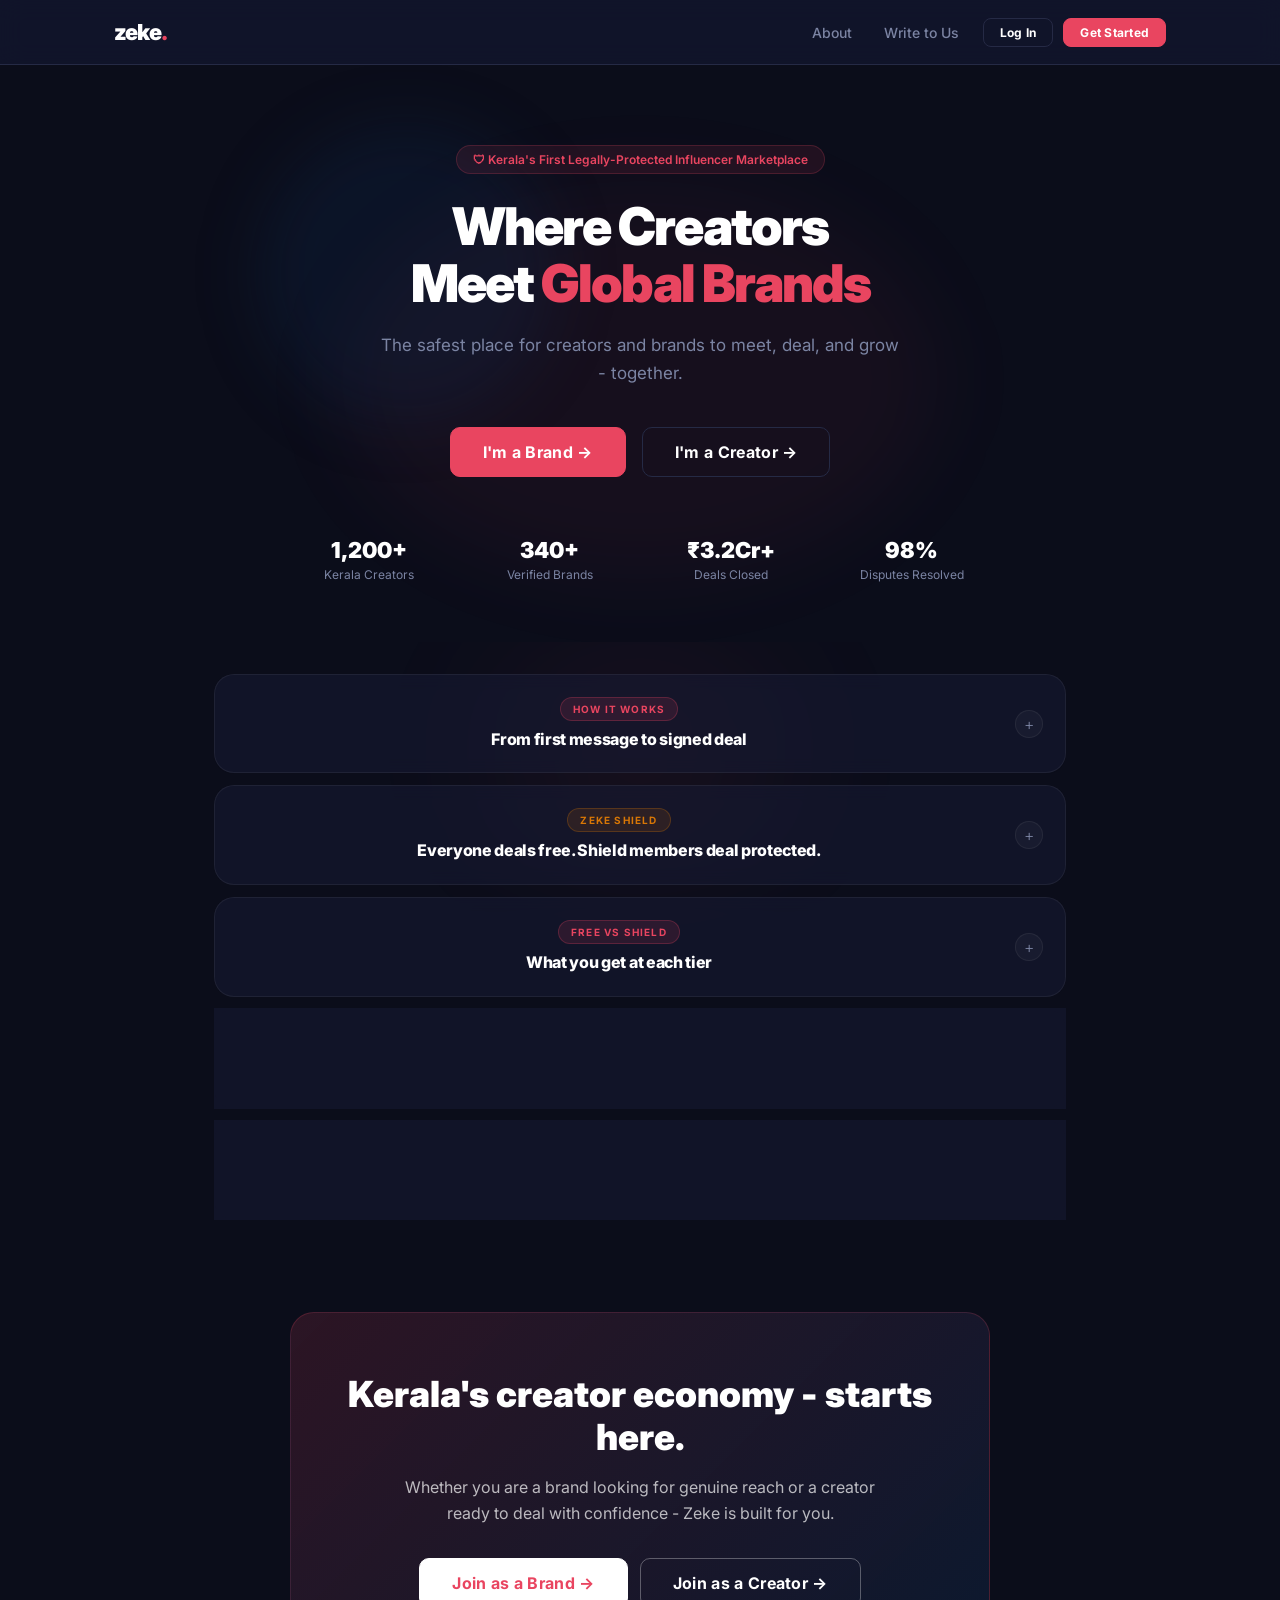
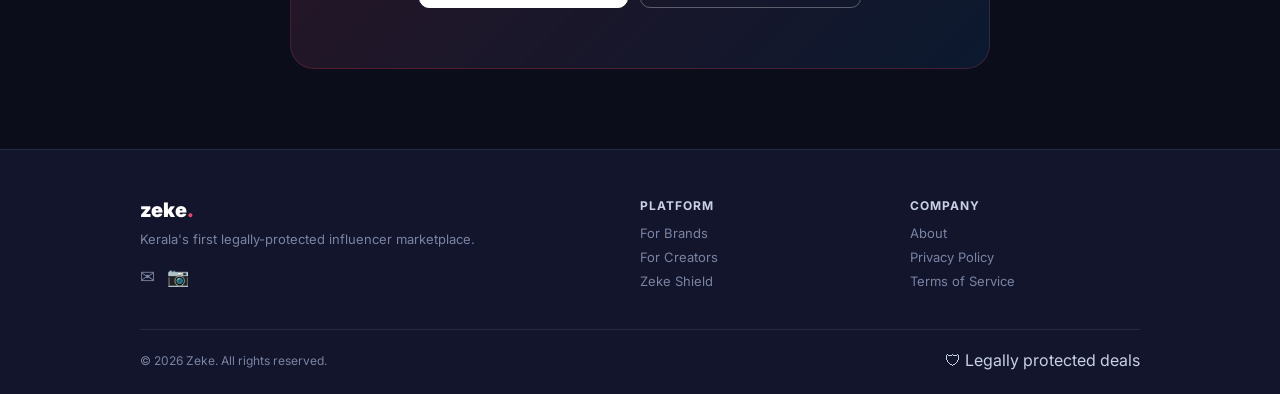
<file: index.html>
<!DOCTYPE html>
<html lang="en" style="background:#0B0D1A">
<head>
<meta charset="UTF-8">
<meta name="viewport" content="width=device-width, initial-scale=1.0">
<title>Zeke - Your Perfect PR Partner</title>
<meta name="description" content="Zeke connects content creators with brands through structured, legally protected deals.">
<meta property="og:title" content="Zeke - Your Perfect PR Partner">
<meta property="og:description" content="The safest place for creators and brands to deal together.">
<meta property="og:url" content="https://zeke.global">
<link rel="icon" type="image/svg+xml" href="data:image/svg+xml,<svg xmlns='http://www.w3.org/2000/svg' viewBox='0 0 100 100'><rect width='100' height='100' rx='20' fill='%230B0D1A'/><text y='.9em' font-size='80' x='10' fill='white'>z</text></svg>">
<link href="https://fonts.googleapis.com/css2?family=Inter:wght@400;500;600;700;800;900&display=swap" rel="stylesheet">
<link rel="stylesheet" href="css/zeke.css">
<style>
/* LANDING-ONLY STYLES */
.nav-links{display:flex;align-items:center;gap:4px}
.nav-links a{font-size:14px;color:#7B84A3;font-weight:500;padding:8px 14px;border-radius:10px;transition:color .15s,background .15s}
.nav-links a:hover{color:#fff;background:rgba(255,255,255,.05)}
.nav-btns{display:flex;align-items:center;gap:10px}
.nav-hamburger{display:none;color:#C8D0E7;padding:6px;font-size:20px;background:none;border:none;cursor:pointer;line-height:1}
.nav-dropdown{display:none;position:fixed;top:64px;left:0;right:0;background:#12152B;border-bottom:1px solid #252A45;padding:12px 16px;flex-direction:column;gap:4px;z-index:200}
.nav-dropdown.open{display:flex}
.nav-dropdown a{font-size:15px;color:#C8D0E7;font-weight:500;padding:12px 16px;border-radius:10px;display:block;transition:color .15s,background .15s}
.nav-dropdown a:hover{color:#fff;background:rgba(255,255,255,.05)}
.nav-dd-divider{border-top:1px solid #252A45;margin:4px 0}
.nav-dd-btns{display:flex;gap:8px;padding:8px 0 4px}
.hero{text-align:center;padding:80px 24px 60px;position:relative;overflow:hidden;width:100%}
.hero-glow-1{position:absolute;top:20%;left:50%;transform:translateX(-50%);width:600px;height:400px;border-radius:50%;background:rgba(233,69,96,.05);filter:blur(40px);pointer-events:none;z-index:1}
.hero-glow-2{position:absolute;top:10%;left:20%;width:300px;height:300px;border-radius:50%;background:rgba(15,52,96,.2);filter:blur(30px);pointer-events:none;z-index:1}
.hero-tag{display:inline-flex;align-items:center;gap:6px;background:rgba(233,69,96,.1);border:1px solid rgba(233,69,96,.2);border-radius:20px;padding:6px 16px;font-size:12px;font-weight:600;color:#E94560;margin-bottom:24px;position:relative;z-index:2}
.hero-h1{font-size:52px;font-weight:900;color:#fff;line-height:1.1;letter-spacing:-2px;margin-bottom:20px;max-width:700px;margin-left:auto;margin-right:auto;position:relative;z-index:2}
.hero-h1 span{color:#E94560}
.hero-sub{font-size:17px;color:#7B84A3;max-width:520px;margin:0 auto 40px;line-height:1.6;position:relative;z-index:2}
.hero-btns{display:flex;align-items:center;justify-content:center;gap:16px;flex-wrap:wrap;margin-bottom:60px;position:relative;z-index:2}
.hero-stats{display:grid;grid-template-columns:repeat(4,1fr);gap:24px;max-width:700px;margin:0 auto;position:relative;z-index:2}
.hero-stat{display:flex;flex-direction:column;gap:4px;align-items:center}
.hero-stat-val{font-size:22px;font-weight:900;color:#fff}
.hero-stat-label{font-size:12px;color:#7B84A3}
.landing-sections{max-width:900px;margin:0 auto;padding:32px 24px 0;position:relative;overflow:hidden}
.landing-sections::before{content:'';position:absolute;top:-40px;left:50%;transform:translateX(-50%);width:600px;height:300px;border-radius:50%;background:radial-gradient(circle,rgba(233,69,96,.06),transparent 70%);filter:blur(40px);pointer-events:none;z-index:0}
.ls-item{position:relative;background:rgba(24,28,53,.55);backdrop-filter:blur(8px);border:1px solid rgba(255,255,255,.06);border-radius:20px;margin-bottom:12px;overflow:hidden;transition:background .3s,border-color .3s,box-shadow .3s;z-index:1}
.ls-item::before{content:'';position:absolute;inset:0;border-radius:20px;padding:1px;background:linear-gradient(135deg,rgba(233,69,96,.15),rgba(217,119,6,.08),rgba(15,52,96,.12));-webkit-mask:linear-gradient(#fff 0 0) content-box,linear-gradient(#fff 0 0);-webkit-mask-composite:xor;mask-composite:exclude;opacity:0;transition:opacity .3s;pointer-events:none}
.ls-item:hover::before{opacity:1}
.ls-item:hover{background:rgba(24,28,53,.75);box-shadow:0 8px 32px rgba(0,0,0,.2)}
.ls-item.open{background:rgba(24,28,53,.8);border-color:rgba(233,69,96,.25);box-shadow:0 0 0 1px rgba(233,69,96,.1),0 12px 40px rgba(0,0,0,.3)}
.ls-item.open::before{opacity:1;background:linear-gradient(135deg,rgba(233,69,96,.4),rgba(217,119,6,.2),rgba(15,52,96,.2))}
.ls-header{display:flex;align-items:center;justify-content:space-between;padding:22px;cursor:pointer;gap:14px}
.ls-left{display:flex;flex-direction:column;align-items:center;gap:8px;flex:1;text-align:center}
.ls-chip{font-size:10px;font-weight:700;letter-spacing:.12em;text-transform:uppercase;color:#E94560;background:rgba(233,69,96,.12);border:1px solid rgba(233,69,96,.25);padding:5px 12px;border-radius:20px}
.ls-chip-gold{color:#D97706;background:rgba(217,119,6,.12);border-color:rgba(217,119,6,.25)}
.ls-title{font-size:16px;font-weight:800;color:#fff;line-height:1.35;letter-spacing:-.02em}
.ls-ic{width:28px;height:28px;display:flex;align-items:center;justify-content:center;font-size:16px;color:#7B84A3;flex-shrink:0;transition:transform .3s,color .2s;font-weight:300;background:rgba(255,255,255,.03);border-radius:50%;border:1px solid rgba(255,255,255,.06)}
.ls-item.open .ls-ic{transform:rotate(45deg);color:#fff;background:rgba(233,69,96,.15);border-color:rgba(233,69,96,.3)}
.ls-body{padding:0 22px 22px;display:none}
.ls-item.open .ls-body{display:block}
.hiw-grid{display:grid;grid-template-columns:repeat(4,1fr);gap:20px;margin-top:20px}
.hiw-card{background:#181C35;border:1px solid #252A45;border-radius:16px;padding:24px;display:flex;flex-direction:column;gap:12px}
.hiw-num{font-size:28px;font-weight:900;color:#E94560;opacity:.4}
.hiw-title{font-size:15px;font-weight:700;color:#fff}
.hiw-desc{font-size:13px;color:#7B84A3;line-height:1.55}
.shield-grid{display:grid;grid-template-columns:1fr 1fr;gap:40px;margin-top:20px;align-items:start}
.shield-perks{display:flex;flex-direction:column;gap:10px}
.shield-perk{display:flex;align-items:flex-start;gap:10px;font-size:14px;color:#C8D0E7}
.shield-check{color:#D97706;font-size:14px;flex-shrink:0;margin-top:1px}
.shield-card{background:#181C35;border:1px solid rgba(217,119,6,.3);border-radius:20px;padding:32px;display:flex;flex-direction:column;gap:16px}
.shield-price{display:flex;align-items:baseline;gap:4px}
.shield-price-big{font-size:44px;font-weight:900;color:#fff}
.shield-price-period{font-size:14px;color:#7B84A3}
.compare-table{width:100%;border-collapse:collapse;margin-top:20px}
.compare-table th,.compare-table td{padding:14px 18px;text-align:left;border-bottom:1px solid #252A45;font-size:14px}
.compare-table thead th{font-size:12px;font-weight:700;text-transform:uppercase;letter-spacing:.08em;color:#7B84A3;padding-bottom:10px}
.compare-table thead th:nth-child(3){color:#D97706}
.compare-table tbody tr:hover{background:rgba(255,255,255,.02)}
.compare-feature{color:#C8D0E7;font-weight:500}
.compare-yes{color:#059669;font-size:16px;text-align:center}
.compare-no{color:#E94560;font-size:16px;text-align:center}
.compare-table th:nth-child(2),.compare-table td:nth-child(2){text-align:center;width:140px}
.compare-table th:nth-child(3),.compare-table td:nth-child(3){text-align:center;width:140px;background:rgba(217,119,6,.04)}
.features-grid{display:grid;grid-template-columns:1fr 1fr;gap:24px;margin-top:20px}
.features-col{background:#181C35;border:1px solid #252A45;border-radius:20px;padding:28px;display:flex;flex-direction:column;gap:16px}
.feature-item{display:flex;align-items:flex-start;gap:10px}
.feature-title{font-size:14px;font-weight:700;color:#fff;margin-bottom:2px}
.feature-desc{font-size:12px;color:#7B84A3;line-height:1.5}
.pricing-grid{display:grid;grid-template-columns:repeat(3,1fr);gap:16px;margin-top:20px}
.pricing-card{background:#181C35;border:1px solid #252A45;border-radius:20px;padding:24px;display:flex;flex-direction:column;gap:12px}
.pricing-card.featured{border-color:rgba(217,119,6,.4)}
.pricing-label{font-size:12px;font-weight:700;color:#7B84A3;text-transform:uppercase;letter-spacing:.08em}
.pricing-price{font-size:26px;font-weight:900;color:#fff}
.pricing-price span{font-size:13px;color:#7B84A3;font-weight:400}
.pricing-desc{font-size:13px;color:#7B84A3;line-height:1.5}
.faq-item{background:#181C35;border:1px solid #252A45;border-radius:14px;overflow:hidden;margin-bottom:10px;cursor:pointer}
.faq-item:hover{border-color:rgba(233,69,96,.3)}
.faq-item.open{border-color:rgba(233,69,96,.4)}
.faq-q{display:flex;align-items:center;justify-content:space-between;padding:18px 20px;font-size:14px;font-weight:600;color:#fff;gap:16px}
.faq-ic{font-size:20px;color:#7B84A3;flex-shrink:0;transition:transform .2s;line-height:1}
.faq-item.open .faq-ic{transform:rotate(45deg);color:#E94560}
.faq-a{display:none;padding:0 20px 18px;font-size:13.5px;color:#7B84A3;line-height:1.75}
.faq-a.open{display:block}
.cta-banner{padding:80px 24px}
.cta-inner{max-width:700px;margin:0 auto;text-align:center;background:linear-gradient(135deg,rgba(233,69,96,.15),rgba(15,52,96,.3));border:1px solid rgba(233,69,96,.2);border-radius:24px;padding:60px 40px}
.cta-h2{font-size:36px;font-weight:900;color:#fff;margin-bottom:16px;line-height:1.2}
.cta-sub{font-size:16px;color:rgba(255,255,255,.7);max-width:480px;margin:0 auto 32px;line-height:1.6}
.cta-btns{display:flex;align-items:center;justify-content:center;gap:12px;flex-wrap:wrap}
footer{background:#12152B;border-top:1px solid #252A45;padding:48px 24px 24px}
.footer-inner{max-width:1000px;margin:0 auto}
.footer-top{display:grid;grid-template-columns:2fr 1fr 1fr;gap:40px;margin-bottom:40px}
.footer-brand-name{font-size:20px;font-weight:900;color:#fff;margin-bottom:8px}
.footer-brand-name span{color:#E94560}
.footer-tagline{font-size:13px;color:#7B84A3;line-height:1.5;margin-bottom:16px}
.footer-socials{display:flex;gap:12px}
.footer-social{color:#7B84A3;font-size:18px;transition:color .15s;cursor:pointer}
.footer-social:hover{color:#fff}
.footer-col-title{font-size:12px;font-weight:700;color:#C8D0E7;text-transform:uppercase;letter-spacing:.08em;margin-bottom:12px}
.footer-links{display:flex;flex-direction:column;gap:8px}
.footer-links a{font-size:13px;color:#7B84A3;transition:color .15s}
.footer-links a:hover{color:#fff}
.footer-bottom{border-top:1px solid #252A45;padding-top:20px;display:flex;align-items:center;justify-content:space-between;flex-wrap:wrap;gap:8px}
.footer-copy{font-size:12px;color:#7B84A3}
.inner-page{background:#0B0D1A;min-height:100vh;padding:0 0 80px}
.inner-page-inner{max-width:820px;margin:0 auto;padding:48px 24px}
.back-btn{display:inline-flex;align-items:center;gap:8px;font-size:13px;color:#7B84A3;background:none;border:none;cursor:pointer;padding:0;margin-bottom:32px;font-family:'Inter',sans-serif;transition:color .15s}
.back-btn:hover{color:#fff}
.page-label-small{font-size:11px;font-weight:700;color:#E94560;text-transform:uppercase;letter-spacing:.12em;margin-bottom:14px}
.inner-page-h1{font-size:36px;font-weight:900;color:#fff;line-height:1.1;letter-spacing:-1px;margin-bottom:16px}
.inner-page-lead{font-size:16px;color:#7B84A3;line-height:1.75;margin-bottom:48px;max-width:600px}
.inner-sec{margin-bottom:36px}
.inner-sec h3{font-size:16px;font-weight:700;color:#fff;margin-bottom:12px;padding-bottom:10px;border-bottom:1px solid #252A45}
.inner-sec p{font-size:14px;color:#7B84A3;line-height:1.8;margin-bottom:10px}
.inner-divider{height:1px;background:#252A45;margin:40px 0}
.founders-grid{display:grid;grid-template-columns:1fr 1fr;gap:14px;margin-top:20px}
.founder-card{background:#181C35;border:1px solid #252A45;border-radius:14px;padding:20px}
.f-avatar{width:44px;height:44px;border-radius:50%;display:flex;align-items:center;justify-content:center;font-size:14px;font-weight:900;flex-shrink:0}
.f-name{font-size:14px;font-weight:700;color:#fff}
.f-role{font-size:11px;color:#E94560;font-weight:600;text-transform:uppercase;letter-spacing:.05em;margin-top:2px}
.f-desc{font-size:13px;color:#7B84A3;line-height:1.6}
.values-grid{display:grid;grid-template-columns:1fr 1fr 1fr;gap:12px;margin-top:20px}
.value-card{background:#181C35;border:1px solid #252A45;border-radius:14px;padding:18px}
.v-icon{font-size:22px;margin-bottom:8px}
.v-title{font-size:13px;font-weight:700;color:#fff;margin-bottom:6px}
.v-desc{font-size:12px;color:#7B84A3;line-height:1.6}
.acc-item{background:#181C35;border:1px solid #252A45;border-radius:12px;margin-bottom:8px;cursor:pointer;overflow:hidden;transition:border-color .15s}
.acc-item:hover{border-color:rgba(233,69,96,.3)}
.acc-item.open{border-color:rgba(233,69,96,.4)}
.acc-q{display:flex;align-items:center;justify-content:space-between;padding:16px 18px;font-size:14px;font-weight:600;color:#fff;gap:16px}
.acc-ic{font-size:18px;color:#7B84A3;flex-shrink:0;transition:transform .2s;line-height:1}
.acc-item.open .acc-ic{transform:rotate(45deg);color:#E94560}
.acc-a{display:none;padding:0 18px 16px;font-size:13px;color:#7B84A3;line-height:1.75}
.acc-item.open .acc-a{display:block}
@media(max-width:768px){
.hero-h1{font-size:28px;letter-spacing:-1px}
.hero-sub{font-size:15px}
.hero-stats{grid-template-columns:1fr 1fr;gap:8px}
.hero-btns{flex-direction:column;align-items:stretch;gap:10px}
.btn-lg{padding:14px 24px;font-size:15px}
.hero{padding:48px 20px 40px}
.nav-links{display:none}
.nav-btns .btn{display:none}
.nav-hamburger{display:block}
.footer-top{grid-template-columns:1fr}
.cta-inner{padding:40px 20px}
.cta-btns{flex-direction:column;align-items:stretch;gap:10px}
.compare-table th,.compare-table td{padding:10px 12px;font-size:13px}
.landing-sections{padding:20px 16px 0}
.ls-header{padding:18px 16px;gap:10px}
.ls-title{font-size:14px}
.ls-body{padding:0 16px 18px}
.hiw-grid{grid-template-columns:1fr 1fr}
.features-grid{grid-template-columns:1fr}
.pricing-grid{grid-template-columns:1fr}
.shield-grid{grid-template-columns:1fr;gap:24px}
.founders-grid{grid-template-columns:1fr}
.values-grid{grid-template-columns:1fr 1fr}
.inner-page-h1{font-size:26px}
.inner-page-inner{padding:32px 16px}
}
@media(max-width:480px){.values-grid{grid-template-columns:1fr}}
</style>
</head>
<body>

<nav id="top-nav">
  <div class="nav-inner">
    <a class="nav-logo" href="index.html">zeke<span>.</span></a>
    <div style="display:flex;align-items:center;gap:10px">
      <div class="nav-links">
        <a href="index.html#about" onclick="showSection('about');return false">About</a>
        <a href="mailto:hello[at]zeke.global">Write to Us</a>
      </div>
      <div class="nav-btns">
        <a href="auth.html" class="btn btn-outline btn-sm">Log In</a>
        <a href="auth.html" class="btn btn-primary btn-sm">Get Started</a>
        <button class="nav-hamburger" onclick="toggleMenu()">&#9776;</button>
      </div>
    </div>
    <div class="nav-dropdown" id="nav-dropdown">
      <a href="#" onclick="showSection('about');closeMenu()">About</a>
      <a href="mailto:hello[at]zeke.global" onclick="closeMenu()">Write to Us</a>
      <div class="nav-dd-divider"></div>
      <div class="nav-dd-btns">
        <a href="auth.html" class="btn btn-outline btn-sm btn-full" onclick="closeMenu()">Log In</a>
        <a href="auth.html" class="btn btn-primary btn-sm btn-full" onclick="closeMenu()">Get Started</a>
      </div>
    </div>
  </div>
</nav>

<!-- LANDING CONTENT -->
<div id="landing-content">
<section class="hero">
  <div class="hero-glow-1"></div>
  <div class="hero-glow-2"></div>
  <div class="hero-tag">&#128737; Kerala's First Legally-Protected Influencer Marketplace</div>
  <h1 class="hero-h1">Where Creators<br>Meet <span>Global Brands</span></h1>
  <p class="hero-sub">The safest place for creators and brands to meet, deal, and grow - together.</p>
  <div class="hero-btns">
    <a href="auth.html" class="btn btn-primary btn-lg">I'm a Brand &#8594;</a>
    <a href="auth.html" class="btn btn-outline btn-lg">I'm a Creator &#8594;</a>
  </div>
  <div class="hero-stats">
    <div class="hero-stat"><div class="hero-stat-val">1,200+</div><div class="hero-stat-label">Kerala Creators</div></div>
    <div class="hero-stat"><div class="hero-stat-val">340+</div><div class="hero-stat-label">Verified Brands</div></div>
    <div class="hero-stat"><div class="hero-stat-val">&#8377;3.2Cr+</div><div class="hero-stat-label">Deals Closed</div></div>
    <div class="hero-stat"><div class="hero-stat-val">98%</div><div class="hero-stat-label">Disputes Resolved</div></div>
  </div>
</section>

<div class="landing-sections">
  <div class="ls-item"><div class="ls-header" onclick="toggleSection('hiw')"><div class="ls-left"><span class="ls-chip">How It Works</span><span class="ls-title">From first message to signed deal</span></div><span class="ls-ic" id="ls-ic-hiw">+</span></div>
  <div class="ls-body" id="ls-body-hiw">
    <div class="hiw-grid">
      <div class="hiw-card"><div class="hiw-num">01</div><div class="hiw-title">Brand posts a campaign</div><div class="hiw-desc">Any verified brand can post a campaign with their requirements, budget and timeline. Free, always.</div></div>
      <div class="hiw-card"><div class="hiw-num">02</div><div class="hiw-title">Creator gets the offer</div><div class="hiw-desc">Creators receive structured offers directly on Zeke. No DMs, no chasing. Just a clean offer waiting for your response.</div></div>
      <div class="hiw-card"><div class="hiw-num">03</div><div class="hiw-title">Chat, negotiate, close</div><div class="hiw-desc">Both sides chat freely on the platform. Agree on terms, deliverables and payment until the deal is done.</div></div>
      <div class="hiw-card"><div class="hiw-num">04</div><div class="hiw-title">Shield users get Zeke's backup</div><div class="hiw-desc">Zeke Shield members get a legally binding PDF agreement on every deal. If anything goes wrong, the Zeke team steps in.</div></div>
    </div>
  </div></div>

  <div class="ls-item"><div class="ls-header" onclick="toggleSection('shield')"><div class="ls-left"><span class="ls-chip ls-chip-gold">Zeke Shield</span><span class="ls-title">Everyone deals free. Shield members deal protected.</span></div><span class="ls-ic" id="ls-ic-shield">+</span></div>
  <div class="ls-body" id="ls-body-shield">
    <div class="shield-grid">
      <div class="shield-perks">
        <p style="font-size:14px;font-weight:700;color:#fff;margin-bottom:14px">What Shield actually means in practice</p>
        <div class="shield-perk"><span class="shield-check">&#128737;</span><span>PDF legal agreement on every deal - only available to Shield members</span></div>
        <div class="shield-perk"><span class="shield-check">&#128737;</span><span>If a brand disputes your content after delivery, Zeke takes your side first</span></div>
        <div class="shield-perk"><span class="shield-check">&#128737;</span><span>Our team works with both parties to reach a fair resolution</span></div>
        <div class="shield-perk"><span class="shield-check">&#128737;</span><span>Verified gold badge on your profile - brands trust Shield creators more</span></div>
        <div class="shield-perk"><span class="shield-check">&#128737;</span><span>Your profile appears first in brand searches</span></div>
        <div class="shield-perk"><span class="shield-check">&#128737;</span><span>Monthly PDF report: profile views, offers received, conversion rate</span></div>
        <div class="shield-perk"><span class="shield-check">&#128737;</span><span>Annual Zeke legal certificate in your name as a verified creator</span></div>
        <div style="margin-top:16px;padding:14px;background:rgba(217,119,6,.06);border:1px solid rgba(217,119,6,.2);border-radius:12px;font-size:13px;color:#D97706;line-height:1.65">&#128161; <strong>Think about it:</strong> One brand deal can pay for your Shield many times over.</div>
      </div>
      <div class="shield-card">
        <div>&#128737; Zeke Shield</div>
        <div class="shield-price"><span class="shield-price-big">&#8377;1,999</span><span class="shield-price-period">&nbsp;/ year</span></div>
        <p style="font-size:13px;color:#7B84A3">Just &#8377;166 a month</p>
        <a href="auth.html" class="btn btn-gold btn-md btn-full" style="margin-top:8px">&#128737; Get Zeke Shield</a>
        <div style="border-top:1px solid #252A45;padding-top:12px;display:flex;flex-direction:column;gap:8px;margin-top:4px">
          <div style="font-size:12px;color:#7B84A3">&#10003; Zeke team in your corner on every dispute</div>
          <div style="font-size:12px;color:#7B84A3">&#10003; Gold verified badge on your profile</div>
          <div style="font-size:12px;color:#7B84A3">&#10003; Priority placement in brand searches</div>
          <div style="font-size:12px;color:#7B84A3">&#128274; Backed by Zeke legal infrastructure</div>
        </div>
      </div>
    </div>
  </div></div>

  <div class="ls-item"><div class="ls-header" onclick="toggleSection('compare')"><div class="ls-left"><span class="ls-chip">Free vs Shield</span><span class="ls-title">What you get at each tier</span></div><span class="ls-ic" id="ls-ic-compare">+</span></div>
  <div class="ls-body" id="ls-body-compare">
    <table class="compare-table">
      <thead><tr><th></th><th>Free Creator</th><th>&#128737; Shield</th></tr></thead>
      <tbody>
        <tr><td class="compare-feature">Create profile and get discovered</td><td class="compare-yes">&#10003;</td><td class="compare-yes">&#10003;</td></tr>
        <tr><td class="compare-feature">Receive brand offers</td><td class="compare-yes">&#10003;</td><td class="compare-yes">&#10003;</td></tr>
        <tr><td class="compare-feature">Chat, negotiate and close deals</td><td class="compare-yes">&#10003;</td><td class="compare-yes">&#10003;</td></tr>
        <tr><td class="compare-feature">Earnings tracker</td><td class="compare-yes">&#10003;</td><td class="compare-yes">&#10003;</td></tr>
        <tr><td class="compare-feature">PDF legal agreement</td><td class="compare-no">&#10005;</td><td class="compare-yes">&#10003;</td></tr>
        <tr><td class="compare-feature">Zeke backs you in disputes</td><td class="compare-no">&#10005;</td><td class="compare-yes">&#10003;</td></tr>
        <tr><td class="compare-feature">Verified gold badge</td><td class="compare-no">&#10005;</td><td class="compare-yes">&#10003;</td></tr>
        <tr><td class="compare-feature">Priority in brand searches</td><td class="compare-no">&#10005;</td><td class="compare-yes">&#10003;</td></tr>
        <tr><td class="compare-feature">Monthly performance report</td><td class="compare-no">&#10005;</td><td class="compare-yes">&#10003;</td></tr>
        <tr><td class="compare-feature">Annual Zeke legal certificate</td><td class="compare-no">&#10005;</td><td class="compare-yes">&#10003;</td></tr>
      </tbody>
    </table>
    <div style="margin-top:20px;text-align:center"><a href="auth.html" class="btn btn-gold btn-md">&#128737; Get Zeke Shield - &#8377;1,999/yr</a></div>
  </div></div>

  <div class="ls-item"><div class="ls-header" onclick="toggleSection('pricing')"><div class="ls-left"><span class="ls-chip">Pricing</span><span class="ls-title">Simple, transparent pricing</span></div><span class="ls-ic" id="ls-ic-pricing">+</span></div>
  <div class="ls-body" id="ls-body-pricing">
    <div class="pricing-grid">
      <div class="pricing-card"><div class="pricing-label">Brand</div><div class="pricing-price">Free <span>forever</span></div><div class="pricing-desc">Post campaigns, search creators, send offers and close deals - all free.</div></div>
      <div class="pricing-card"><div class="pricing-label">Creator</div><div class="pricing-price">Free <span>forever</span></div><div class="pricing-desc">Join free, build your profile and start getting real brand offers.</div></div>
      <div class="pricing-card featured"><div class="pricing-label" style="color:#D97706">Zeke Shield</div><div class="pricing-price" style="color:#D97706">&#8377;1,999 <span>/ year</span></div><div class="pricing-desc">Legal protection, PDF agreements, priority discovery and Zeke in your corner.</div><a href="auth.html" class="btn btn-gold btn-sm btn-full" style="margin-top:4px">Get Shield</a></div>
    </div>
    <div style="margin-top:20px;text-align:center;padding:14px 20px;background:rgba(5,150,105,.06);border:1px solid rgba(5,150,105,.2);border-radius:12px;font-size:14px;color:#059669;font-weight:600">&#10003; Do you have to pay at all? No - Zeke is free. Shield is optional.</div>
  </div></div>

  <div class="ls-item"><div class="ls-header" onclick="toggleSection('faq')"><div class="ls-left"><span class="ls-chip">FAQ</span><span class="ls-title">Want to know more?</span></div><span class="ls-ic" id="ls-ic-faq">+</span></div>
  <div class="ls-body" id="ls-body-faq">
    <div class="faq-item" onclick="event.stopPropagation();toggleFaq(this)"><div class="faq-q">Do you have to pay at all? <span class="faq-ic">+</span></div><div class="faq-a">No. Both creators and brands join completely free. Zeke Shield is an optional upgrade for creators who want legal backing if a deal goes wrong.</div></div>
    <div class="faq-item" onclick="event.stopPropagation();toggleFaq(this)"><div class="faq-q">What exactly does Zeke Shield protect me from? <span class="faq-ic">+</span></div><div class="faq-a">If a brand does not pay, rejects your content unfairly, or ghosts you after delivery - the Zeke team steps in and works to resolve it on your behalf.</div></div>
    <div class="faq-item" onclick="event.stopPropagation();toggleFaq(this)"><div class="faq-q">What happens if I have a dispute without Shield? <span class="faq-ic">+</span></div><div class="faq-a">You still have the Zeke platform as your record. However Zeke will not actively intervene without Shield.</div></div>
    <div class="faq-item" onclick="event.stopPropagation();toggleFaq(this)"><div class="faq-q">How does the PDF agreement work? <span class="faq-ic">+</span></div><div class="faq-a">Once a Shield member and a brand agree on a deal, Zeke auto-generates a PDF contract with all deal details. Both sides sign it digitally on the platform.</div></div>
    <div class="faq-item" onclick="event.stopPropagation();toggleFaq(this)"><div class="faq-q">Is Zeke only for Kerala creators? <span class="faq-ic">+</span></div><div class="faq-a">We are starting with Kerala first. We want to build something deep and trusted here before expanding to the rest of India and the GCC.</div></div>
    <div class="faq-item" onclick="event.stopPropagation();toggleFaq(this)"><div class="faq-q">How is Zeke different from Instagram DMs? <span class="faq-ic">+</span></div><div class="faq-a">Instagram DMs have no structure, no paper trail and no recourse. Zeke gives you a structured offer system, negotiation chat, and for Shield members a signed PDF agreement.</div></div>
  </div></div>
</div>

<section class="cta-banner">
  <div class="cta-inner">
    <h2 class="cta-h2">Kerala's creator economy - starts here.</h2>
    <p class="cta-sub">Whether you are a brand looking for genuine reach or a creator ready to deal with confidence - Zeke is built for you.</p>
    <div class="cta-btns">
      <a href="auth.html" class="btn btn-primary btn-lg" style="background:#fff;color:#E94560;border-color:#fff">Join as a Brand &#8594;</a>
      <a href="auth.html" class="btn btn-outline btn-lg" style="border-color:rgba(255,255,255,.3);color:#fff">Join as a Creator &#8594;</a>
    </div>
  </div>
</section>

<footer>
  <div class="footer-inner">
    <div class="footer-top">
      <div>
        <div class="footer-brand-name">zeke<span>.</span></div>
        <p class="footer-tagline">Kerala's first legally-protected influencer marketplace.</p>
        <div class="footer-socials">
          <a href="mailto:hello[at]zeke.global" class="footer-social">&#9993;</a>
          <a href="https://instagram.com/zeke.global" class="footer-social" target="_blank" rel="noopener">&#128247;</a>
        </div>
      </div>
      <div>
        <div class="footer-col-title">Platform</div>
        <div class="footer-links">
          <a href="auth.html">For Brands</a>
          <a href="auth.html">For Creators</a>
          <a href="#" onclick="toggleSection('pricing');return false">Zeke Shield</a>
        </div>
      </div>
      <div>
        <div class="footer-col-title">Company</div>
        <div class="footer-links">
          <a href="#" onclick="showSection('about');return false">About</a>
          <a href="#" onclick="showSection('privacy');return false">Privacy Policy</a>
          <a href="#" onclick="showSection('privacy');return false">Terms of Service</a>
        </div>
      </div>
    </div>
    <div class="footer-bottom">
      <div class="footer-copy">&copy; <span id="year"></span> Zeke. All rights reserved.</div>
      <div>&#128737; Legally protected deals</div>
    </div>
  </div>
</footer>
</div>

<!-- ABOUT -->
<div id="about" class="inner-page hidden">
  <div class="inner-page-inner">
    <button class="back-btn" onclick="showSection('landing')">&#8592; Back</button>
    <div class="page-label-small">About Zeke</div>
    <h2 class="inner-page-h1">Built in Kerala, for <span style="color:#E94560">every creator</span></h2>
    <p class="inner-page-lead">Zeke started with a simple frustration - creators doing great work and getting burned on deals because nothing was structured, nothing was protected, and no one had their back.</p>
    <div class="inner-sec"><h3>The problem we are solving</h3><p>Brand deals in the Kerala creator economy happen over WhatsApp, Instagram DMs, and email simultaneously. There is no paper trail. No structure. Payment disputes are common. Deadlines get missed. Brands ghost creators after content is delivered.</p></div>
    <div class="inner-divider"></div>
    <div class="inner-sec">
      <h3>The team</h3>
      <p>Zeke is built by four equal co-founders.</p>
      <div class="founders-grid">
        <div class="founder-card"><div style="display:flex;align-items:center;gap:12px;margin-bottom:10px"><div class="f-avatar" style="background:rgba(233,69,96,.2);border:1px solid rgba(233,69,96,.3);color:#E94560">S</div><div><div class="f-name">Sadhim</div><div class="f-role">Marketing &amp; Brand Strategy</div></div></div><div class="f-desc">Leads brand positioning, creator outreach strategy, and quality control across everything Zeke puts out.</div></div>
        <div class="founder-card"><div style="display:flex;align-items:center;gap:12px;margin-bottom:10px"><div class="f-avatar" style="background:rgba(5,150,105,.2);border:1px solid rgba(5,150,105,.3);color:#059669">F</div><div><div class="f-name">Fidha</div><div class="f-role">Creator Relations &amp; Growth</div></div></div><div class="f-desc">Owns the creator side - onboarding, relationships, and scaling the platform's creator community in India.</div></div>
        <div class="founder-card"><div style="display:flex;align-items:center;gap:12px;margin-bottom:10px"><div class="f-avatar" style="background:rgba(15,52,96,.4);border:1px solid rgba(15,52,96,.6);color:#C8D0E7">M</div><div><div class="f-name">Mufeed</div><div class="f-role">Platform &amp; Legal Compliance</div></div></div><div class="f-desc">Leads platform development, resource management, and the legal infrastructure that powers Zeke Shield.</div></div>
        <div class="founder-card"><div style="display:flex;align-items:center;gap:12px;margin-bottom:10px"><div class="f-avatar" style="background:rgba(217,119,6,.2);border:1px solid rgba(217,119,6,.3);color:#D97706">M</div><div><div class="f-name">Musthafa</div><div class="f-role">GCC Campaigns &amp; Finance</div></div></div><div class="f-desc">Leads brand campaigns across the GCC, manages finance, and co-leads platform development alongside Mufeed.</div></div>
      </div>
    </div>
    <div class="inner-divider"></div>
    <div class="inner-sec">
      <h3>What we stand for</h3>
      <div class="values-grid">
        <div class="value-card"><div class="v-icon">&#128737;</div><div class="v-title">Creators first</div><div class="v-desc">Every product decision starts with what is best for the creator.</div></div>
        <div class="value-card"><div class="v-icon">&#9999;</div><div class="v-title">Radical transparency</div><div class="v-desc">No hidden fees. No surprise commissions. No fine print.</div></div>
        <div class="value-card"><div class="v-icon">&#128197;</div><div class="v-title">Structure over chaos</div><div class="v-desc">DM negotiations are broken. We replace chaos with structure.</div></div>
      </div>
    </div>
    <div class="inner-divider"></div>
    <div class="inner-sec"><h3>Contact</h3><p>hello[at]zeke.global</p></div>
  </div>
</div>

<!-- PRIVACY -->
<div id="privacy" class="inner-page hidden">
  <div class="inner-page-inner">
    <button class="back-btn" onclick="showSection('landing')">&#8592; Back</button>
    <div class="page-label-small">Legal</div>
    <h2 class="inner-page-h1">Privacy Policy</h2>
    <p style="font-size:13px;color:#7B84A3;margin-bottom:28px">Last updated: April 2026</p>
    <div style="background:rgba(233,69,96,.06);border:1px solid rgba(233,69,96,.15);border-radius:12px;padding:16px 20px;font-size:14px;color:#C8D0E7;line-height:1.7;margin-bottom:28px">Zeke is committed to protecting your privacy. We do not sell your data - ever.</div>
    <div class="acc-item" onclick="toggleAcc(this)"><div class="acc-q">1. Who we are <span class="acc-ic">+</span></div><div class="acc-a">Zeke is a creator-brand deal platform. Contact: privacy[at]zeke.global</div></div>
    <div class="acc-item" onclick="toggleAcc(this)"><div class="acc-q">2. What data we collect <span class="acc-ic">+</span></div><div class="acc-a">Account data (name, email, password), profile data (niche, location, social handles), deal data (offers, messages, agreements), payment records for Shield subscriptions, and basic usage analytics.</div></div>
    <div class="acc-item" onclick="toggleAcc(this)"><div class="acc-q">3. How we use your data <span class="acc-ic">+</span></div><div class="acc-a">To operate the platform, match creators with brands, generate PDF agreements, provide Shield dispute resolution, send platform notifications you have opted into, and comply with legal obligations.</div></div>
    <div class="acc-item" onclick="toggleAcc(this)"><div class="acc-q">4. Who we share data with <span class="acc-ic">+</span></div><div class="acc-a">We do not sell your data. We share only between deal parties (creators and brands), with service providers under strict agreements, and when legally required.</div></div>
    <div class="acc-item" onclick="toggleAcc(this)"><div class="acc-q">5. Your rights <span class="acc-ic">+</span></div><div class="acc-a">You have the right to access, correct, delete, and export your data. Contact privacy[at]zeke.global</div></div>
    <div class="acc-item" onclick="toggleAcc(this)"><div class="acc-q">6. Cookies <span class="acc-ic">+</span></div><div class="acc-a">We use essential cookies only. No advertising cookies. We do not track you across other sites.</div></div>
    <div class="acc-item" onclick="toggleAcc(this)"><div class="acc-q">7. Security <span class="acc-ic">+</span></div><div class="acc-a">All data is transmitted over HTTPS. Passwords are hashed and never stored in plain text.</div></div>
    <div class="acc-item" onclick="toggleAcc(this)"><div class="acc-q">8. Contact <span class="acc-ic">+</span></div><div class="acc-a">privacy[at]zeke.global</div></div>
  </div>
</div>

<script src="js/shared.js"></script>
<script>
function toggleMenu() {
  document.getElementById('nav-dropdown').classList.toggle('open');
}
function closeMenu() {
  document.getElementById('nav-dropdown').classList.remove('open');
}
function showSection(name) {
  var lc = document.getElementById('landing-content');
  var ab = document.getElementById('about');
  var pr = document.getElementById('privacy');
  [lc, ab, pr].forEach(function(el){ if(el) el.classList.add('hidden'); });
  if (name === 'landing' && lc) lc.classList.remove('hidden');
  else if (name === 'about' && ab) ab.classList.remove('hidden');
  else if (name === 'privacy' && pr) pr.classList.remove('hidden');
  window.scrollTo(0,0);
}
function toggleSection(id) {
  var bodyEl = document.getElementById('ls-body-' + id);
  var item = bodyEl ? bodyEl.closest('.ls-item') : null;
  if (!item) return;
  var isOpen = item.classList.contains('open');
  document.querySelectorAll('.ls-item').forEach(function(s){ s.classList.remove('open'); });
  if (!isOpen) item.classList.add('open');
  setTimeout(function(){ item.scrollIntoView({behavior:'smooth', block:'start'}); }, 50);
}
function toggleFaq(item) {
  var isOpen = item.classList.contains('open');
  document.querySelectorAll('.faq-item').forEach(function(el){
    el.classList.remove('open');
    var a = el.querySelector('.faq-a'); if(a) a.classList.remove('open');
  });
  if (!isOpen) {
    item.classList.add('open');
    var ans = item.querySelector('.faq-a'); if(ans) ans.classList.add('open');
  }
}
function toggleAcc(item) {
  var isOpen = item.classList.contains('open');
  document.querySelectorAll('.acc-item').forEach(function(el){ el.classList.remove('open'); });
  if (!isOpen) item.classList.add('open');
}
</script>
</body>
</html>
</file>
<file: css/zeke.css>
/* ═══════════════════════════════════════
   ZEKE — SHARED STYLESHEET
   All pages import this file
═══════════════════════════════════════ */
*{margin:0;padding:0;box-sizing:border-box}
:root{
  --dark:#0B0D1A;--navy:#12152B;--card:#181C35;--border:#252A45;
  --accent:#E94560;--gold:#D97706;--zgreen:#059669;--muted:#7B84A3;--light:#C8D0E7
}
html,body{background:#0B0D1A!important;min-height:100%;overflow-x:hidden}
body{font-family:'Inter',sans-serif;background:#0B0D1A;color:#C8D0E7}
a{text-decoration:none;color:inherit}
button{cursor:pointer;font-family:'Inter',sans-serif;border:none;background:none}
input,select,textarea{font-family:'Inter',sans-serif}
.hidden{display:none!important}
*{-webkit-tap-highlight-color:transparent}
::-webkit-scrollbar{width:6px}
::-webkit-scrollbar-track{background:#0B0D1A}
::-webkit-scrollbar-thumb{background:#252A45;border-radius:3px}

/* BUTTONS */
.btn{display:inline-flex;align-items:center;justify-content:center;gap:8px;font-weight:700;letter-spacing:.02em;transition:color .15s,background .15s,border-color .15s,opacity .15s;cursor:pointer;border-radius:10px;border:1px solid transparent;font-family:'Inter',sans-serif}
.btn-sm{padding:6px 16px;font-size:12px;border-radius:8px}
.btn-md{padding:10px 24px;font-size:14px}
.btn-lg{padding:14px 32px;font-size:16px}
.btn-primary{background:#E94560;color:#fff;border-color:#E94560}
.btn-primary:hover{opacity:.9}
.btn-outline{background:transparent;color:#fff;border-color:#252A45}
.btn-outline:hover{border-color:#7B84A3}
.btn-ghost{background:transparent;color:#7B84A3;border-color:transparent}
.btn-ghost:hover{color:#fff}
.btn-gold{background:#D97706;color:#fff;border-color:#D97706}
.btn-gold:hover{opacity:.9}
.btn-full{width:100%}

/* BADGES */
.badge{display:inline-flex;align-items:center;gap:5px;font-size:11px;font-weight:700;padding:3px 10px;border-radius:20px}
.badge-accent{background:rgba(233,69,96,.15);color:#E94560}
.badge-gold{background:rgba(217,119,6,.15);color:#D97706}
.badge-green{background:rgba(5,150,105,.15);color:#059669}
.badge-muted{background:rgba(123,132,163,.15);color:#7B84A3}
.badge-dot::before{content:'';width:6px;height:6px;border-radius:50%;background:currentColor}

/* CARDS */
.card{background:#181C35;border:1px solid #252A45;border-radius:16px}
.card-md{padding:20px}
.card-lg{padding:28px}
.card-glow-accent{box-shadow:0 0 0 1px rgba(233,69,96,.15),0 4px 24px rgba(233,69,96,.08)}
.card-glow-gold{box-shadow:0 0 0 1px rgba(217,119,6,.15),0 4px 24px rgba(217,119,6,.08)}
.card-glow-green{box-shadow:0 0 0 1px rgba(5,150,105,.15),0 4px 24px rgba(5,150,105,.08)}

/* NAVBAR */
#top-nav{position:sticky;top:0;z-index:200;background:rgba(18,21,43,.92);backdrop-filter:blur(12px);border-bottom:1px solid #252A45}
.nav-inner{max-width:1100px;margin:0 auto;padding:0 24px;height:64px;display:flex;align-items:center;justify-content:space-between}
.nav-logo{font-size:22px;font-weight:900;color:#fff;letter-spacing:-1px;cursor:pointer;text-decoration:none}
.nav-logo span{color:#E94560}
.notif-btn{position:relative;color:#7B84A3;background:none;border:none;cursor:pointer;padding:2px}
.notif-dot{position:absolute;top:-2px;right:-2px;width:8px;height:8px;background:#E94560;border-radius:50%}

/* DASHBOARD LAYOUT */
.dash-layout{display:flex;min-height:calc(100vh - 64px)}
.sidebar{width:224px;background:#12152B;border-right:1px solid #252A45;padding:24px 16px;display:flex;flex-direction:column;gap:4px;flex-shrink:0}
.sidebar-profile{display:flex;align-items:center;gap:10px;padding:0 8px 20px;margin-bottom:12px;border-bottom:1px solid #252A45}
.sidebar-avatar{width:36px;height:36px;border-radius:50%;display:flex;align-items:center;justify-content:center;font-size:12px;font-weight:900;flex-shrink:0}
.sidebar-name{font-size:14px;font-weight:700;color:#fff}
.sidebar-sub{font-size:11px;color:#7B84A3}
.sidebar-nav-btn{display:flex;align-items:center;gap:10px;padding:10px 12px;border-radius:12px;font-size:14px;font-weight:500;transition:color .15s,background .15s;color:#7B84A3;cursor:pointer;border:none;background:none;width:100%;text-align:left;font-family:'Inter',sans-serif}
.sidebar-nav-btn:hover{color:#C8D0E7;background:rgba(255,255,255,.05)}
.sidebar-nav-btn.active-tab{color:#E94560;background:rgba(233,69,96,.1)}
.sidebar-count{margin-left:auto;color:#fff;font-size:10px;font-weight:700;padding:2px 7px;border-radius:20px}
.sidebar-footer{margin-top:auto;display:flex;flex-direction:column;gap:4px}
.dash-main{flex:1;min-height:0}
.topbar{position:sticky;top:64px;z-index:50;background:rgba(11,13,26,.9);backdrop-filter:blur(10px);border-bottom:1px solid #252A45;padding:12px 24px;display:flex;align-items:center;justify-content:space-between;gap:12px}
.topbar-search{position:relative}
.topbar-search input{background:#12152B;border:1px solid #252A45;border-radius:12px;padding:7px 16px 7px 36px;font-size:13px;color:#C8D0E7;outline:none;width:220px;transition:border-color .15s}
.topbar-search input:focus{border-color:rgba(233,69,96,.6)}
.topbar-search svg{position:absolute;left:10px;top:50%;transform:translateY(-50%);color:#7B84A3}
.dash-content{padding:24px;max-width:900px;margin:0 auto}

/* STATS */
.stats-grid{display:grid;grid-template-columns:repeat(4,1fr);gap:16px}
.stat-card{background:#181C35;border:1px solid #252A45;border-radius:16px;padding:16px;display:flex;flex-direction:column;gap:8px}
.stat-val{font-size:22px;font-weight:900;color:#fff}
.stat-label{font-size:12px;color:#7B84A3}

/* ITEM CARDS */
.item-card{background:#181C35;border:1px solid #252A45;border-radius:16px;padding:20px;display:flex;flex-direction:column;gap:12px;transition:border-color .15s}
.item-card:hover{border-color:rgba(233,69,96,.3)}
.item-card-header{display:flex;align-items:flex-start;justify-content:space-between;gap:12px}
.item-avatar{width:38px;height:38px;border-radius:12px;display:flex;align-items:center;justify-content:center;font-size:11px;font-weight:900;flex-shrink:0;background:rgba(233,69,96,.1);border:1px solid rgba(233,69,96,.2);color:#E94560}
.item-actions{display:flex;gap:8px;padding-top:8px;border-top:1px solid #252A45}
.progress-bar{flex:1;height:6px;background:#252A45;border-radius:3px;overflow:hidden}
.progress-fill{height:100%;border-radius:3px;background:#059669;transition:width .4s}
.section-head{display:flex;align-items:center;justify-content:space-between;margin-bottom:12px}
.section-title{font-size:14px;font-weight:700;color:#fff}
.section-link{font-size:12px;color:#E94560;cursor:pointer}
.platform-row{display:flex;align-items:center;justify-content:space-between}
.platform-label{display:flex;align-items:center;gap:8px;font-size:14px;color:#C8D0E7}
.platform-val{font-size:14px;font-weight:700;color:#fff}
.empty-state{display:flex;flex-direction:column;align-items:center;justify-content:center;gap:12px;padding:60px 20px;text-align:center;color:#7B84A3;font-size:14px}
.error-msg{font-size:12px;color:#E94560;background:rgba(233,69,96,.1);border:1px solid rgba(233,69,96,.2);border-radius:10px;padding:8px 12px}

/* DEAL TABS */
.deal-tab{padding:10px 14px;font-size:13px;font-weight:600;color:#7B84A3;cursor:pointer;border:none;background:none;border-bottom:2px solid transparent;margin-bottom:-1px;font-family:'Inter',sans-serif;white-space:nowrap;transition:color .15s,border-color .15s}
.deal-tab.active{color:#E94560;border-bottom-color:#E94560}

/* CHAT */
.chat-bubble-in{background:#12152B;border:1px solid #252A45;border-radius:14px 14px 14px 4px;padding:10px 14px;max-width:78%}
.chat-bubble-out{background:rgba(233,69,96,.12);border:1px solid rgba(233,69,96,.2);border-radius:14px 14px 4px 14px;padding:10px 14px;max-width:78%}
.chat-event{background:rgba(5,150,105,.06);border:1px solid rgba(5,150,105,.2);border-radius:10px;padding:8px 16px;font-size:11px;color:#059669;font-weight:600}
.chat-event-gold{background:rgba(217,119,6,.06);border:1px solid rgba(217,119,6,.2);border-radius:10px;padding:8px 16px;font-size:11px;color:#D97706;font-weight:600}

/* NOTIFICATIONS */
.notif-overlay{display:none;position:fixed;inset:0;z-index:400;background:rgba(0,0,0,.4)}
.notif-overlay.open{display:block}
.notif-panel{position:fixed;top:64px;right:12px;width:320px;max-width:calc(100vw - 24px);background:#181C35;border:1px solid #252A45;border-radius:20px;box-shadow:0 16px 48px rgba(0,0,0,.4);z-index:401;overflow:hidden;animation:notifIn .2s cubic-bezier(.4,0,.2,1)}
@keyframes notifIn{from{opacity:0;transform:translateY(-8px) scale(.97)}to{opacity:1;transform:translateY(0) scale(1)}}
.notif-header{display:flex;align-items:center;justify-content:space-between;padding:16px 18px;border-bottom:1px solid #252A45}
.notif-title{font-size:14px;font-weight:700;color:#fff}
.notif-clear{font-size:12px;color:#E94560;font-weight:600;cursor:pointer;background:none;border:none;font-family:'Inter',sans-serif}
.notif-item{display:flex;align-items:flex-start;gap:12px;padding:14px 18px;border-bottom:1px solid rgba(37,42,69,.5);cursor:pointer;transition:background .15s}
.notif-item:hover{background:rgba(255,255,255,.03)}
.notif-item:last-child{border-bottom:none}
.notif-item.unread{background:rgba(233,69,96,.03)}
.notif-icon{width:36px;height:36px;border-radius:50%;display:flex;align-items:center;justify-content:center;flex-shrink:0}
.notif-body{flex:1;min-width:0}
.notif-body-title{font-size:13px;font-weight:600;color:#fff;margin-bottom:2px}
.notif-body-sub{font-size:12px;color:#7B84A3;line-height:1.45}
.notif-time{font-size:11px;color:#7B84A3;flex-shrink:0;margin-top:2px}
.notif-unread-dot{width:7px;height:7px;border-radius:50%;background:#E94560;flex-shrink:0;margin-top:6px}

/* MOBILE BOTTOM NAV */
.mob-bottom-nav{display:none;position:fixed;bottom:0;left:0;right:0;z-index:300;background:#12152B;border-top:1px solid rgba(233,69,96,.12);padding:10px 0 env(safe-area-inset-bottom,14px)}
.mob-bottom-nav-inner{display:flex;align-items:center;justify-content:space-evenly;width:100%}
.mob-nav-btn{display:flex;flex-direction:column;align-items:center;justify-content:center;gap:4px;padding:4px 0;font-size:11px;color:#7B84A3;font-weight:500;cursor:pointer;border:none;background:none;font-family:'Inter',sans-serif;transition:color .15s;flex:1;max-width:80px}
.mob-nav-btn.active{color:#E94560}
.mob-nav-btn svg{transition:stroke .15s}
.mob-nav-btn.active svg{stroke:#E94560!important}

/* ADMIN SPECIFIC */
.btn-approve{display:inline-flex;align-items:center;gap:6px;padding:6px 14px;font-size:12px;font-weight:700;border-radius:8px;border:1px solid rgba(5,150,105,.3);background:rgba(5,150,105,.05);color:#059669;cursor:pointer;transition:background .15s;font-family:'Inter',sans-serif}
.btn-approve:hover{background:rgba(5,150,105,.15)}
.btn-reject{display:inline-flex;align-items:center;gap:6px;padding:6px 14px;font-size:12px;font-weight:700;border-radius:8px;border:1px solid rgba(233,69,96,.3);background:rgba(233,69,96,.05);color:#E94560;cursor:pointer;transition:background .15s;font-family:'Inter',sans-serif}
.btn-reject:hover{background:rgba(233,69,96,.15)}
.action-cards{display:grid;grid-template-columns:repeat(3,1fr);gap:12px}
.action-card{display:flex;align-items:center;gap:12px;padding:14px;border:1px solid #252A45;border-radius:14px;cursor:pointer;transition:opacity .15s;background:#181C35}
.action-card:hover{opacity:.85}
.action-icon{width:36px;height:36px;border-radius:10px;display:flex;align-items:center;justify-content:center;flex-shrink:0}
.creator-grid{display:grid;grid-template-columns:1fr 1fr;gap:12px}
.creator-card{background:#181C35;border:1px solid #252A45;border-radius:16px;padding:16px;display:flex;flex-direction:column;gap:10px;cursor:pointer}
.creator-card:hover{border-color:rgba(233,69,96,.3)}
.creator-card-top{display:flex;align-items:center;gap:10px}
.creator-avatar{width:40px;height:40px;border-radius:50%;display:flex;align-items:center;justify-content:center;font-size:11px;font-weight:900;flex-shrink:0;background:rgba(233,69,96,.1);border:1px solid rgba(233,69,96,.2);color:#E94560}

/* AUTH */
.auth-page{min-height:calc(100vh - 64px);display:flex;align-items:center;justify-content:center;padding:40px 16px;position:relative}
.auth-glow{position:absolute;top:20%;left:50%;transform:translateX(-50%);width:500px;height:400px;border-radius:50%;background:rgba(233,69,96,.05);filter:blur(40px);pointer-events:none}
.auth-box{width:100%;max-width:440px;position:relative;z-index:1}
.auth-logo{text-align:center;margin-bottom:28px}
.auth-logo-text{font-size:28px;font-weight:900;color:#fff}
.auth-logo-text span{color:#E94560}
.auth-logo-sub{font-size:13px;color:#7B84A3;margin-top:4px}
.auth-bottom{margin-top:20px;padding-top:20px;border-top:1px solid #252A45;text-align:center;font-size:14px;color:#7B84A3}
.auth-bottom a{color:#E94560;font-weight:600;cursor:pointer}
.auth-note{display:flex;align-items:center;justify-content:center;gap:6px;font-size:11px;color:#7B84A3;margin-top:20px}
.role-toggle{display:flex;border:1px solid #252A45;border-radius:12px;overflow:hidden;margin-bottom:20px}
.role-btn{flex:1;padding:10px;font-size:14px;font-weight:700;border:none;cursor:pointer;transition:color .2s,background .2s;background:transparent;color:#7B84A3;font-family:'Inter',sans-serif}
.role-btn.active{background:#E94560;color:#fff}
.radio-option{display:flex;align-items:flex-start;gap:10px;padding:12px;border:1px solid #252A45;border-radius:12px;cursor:pointer;transition:border-color .15s,background .15s}
.radio-option.selected{border-color:rgba(233,69,96,.5);background:rgba(233,69,96,.05)}
.radio-option input{margin-top:2px;accent-color:#E94560}
.shield-teaser{display:flex;align-items:flex-start;gap:10px;padding:12px;border:1px solid rgba(217,119,6,.3);border-radius:12px;background:rgba(217,119,6,.05)}
.form-row{display:flex;flex-direction:column;gap:16px}
.input-wrap{position:relative;display:flex;flex-direction:column;gap:6px}
.input-label{font-size:11px;font-weight:700;color:#C8D0E7;letter-spacing:.08em;text-transform:uppercase}
.input-field{width:100%;background:#0B0D1A;border:1px solid #252A45;border-radius:12px;padding:10px 16px 10px 40px;font-size:14px;color:#C8D0E7;outline:none;transition:border-color .15s}
.input-field:focus{border-color:rgba(233,69,96,.6)}
.input-field.no-icon{padding-left:16px}
.input-icon{position:absolute;left:12px;bottom:11px;color:#7B84A3;pointer-events:none}
select.input-field{padding-left:16px;appearance:none}
.pw-toggle{position:absolute;right:12px;bottom:10px;color:#7B84A3;background:none;border:none;cursor:pointer;padding:2px;font-size:13px;font-family:'Inter',sans-serif}

/* MOBILE RESPONSIVE */
@media(max-width:768px){
*{-webkit-text-size-adjust:100%}
.stats-grid{grid-template-columns:1fr 1fr}
.action-cards{grid-template-columns:1fr}
.creator-grid{grid-template-columns:1fr}
.sidebar{display:none}
.dash-layout{flex-direction:column}
.dash-main{width:100%;padding-bottom:72px}
.dash-content{padding:16px}
.topbar{display:none}
.mob-bottom-nav{display:flex}
}
</file>
